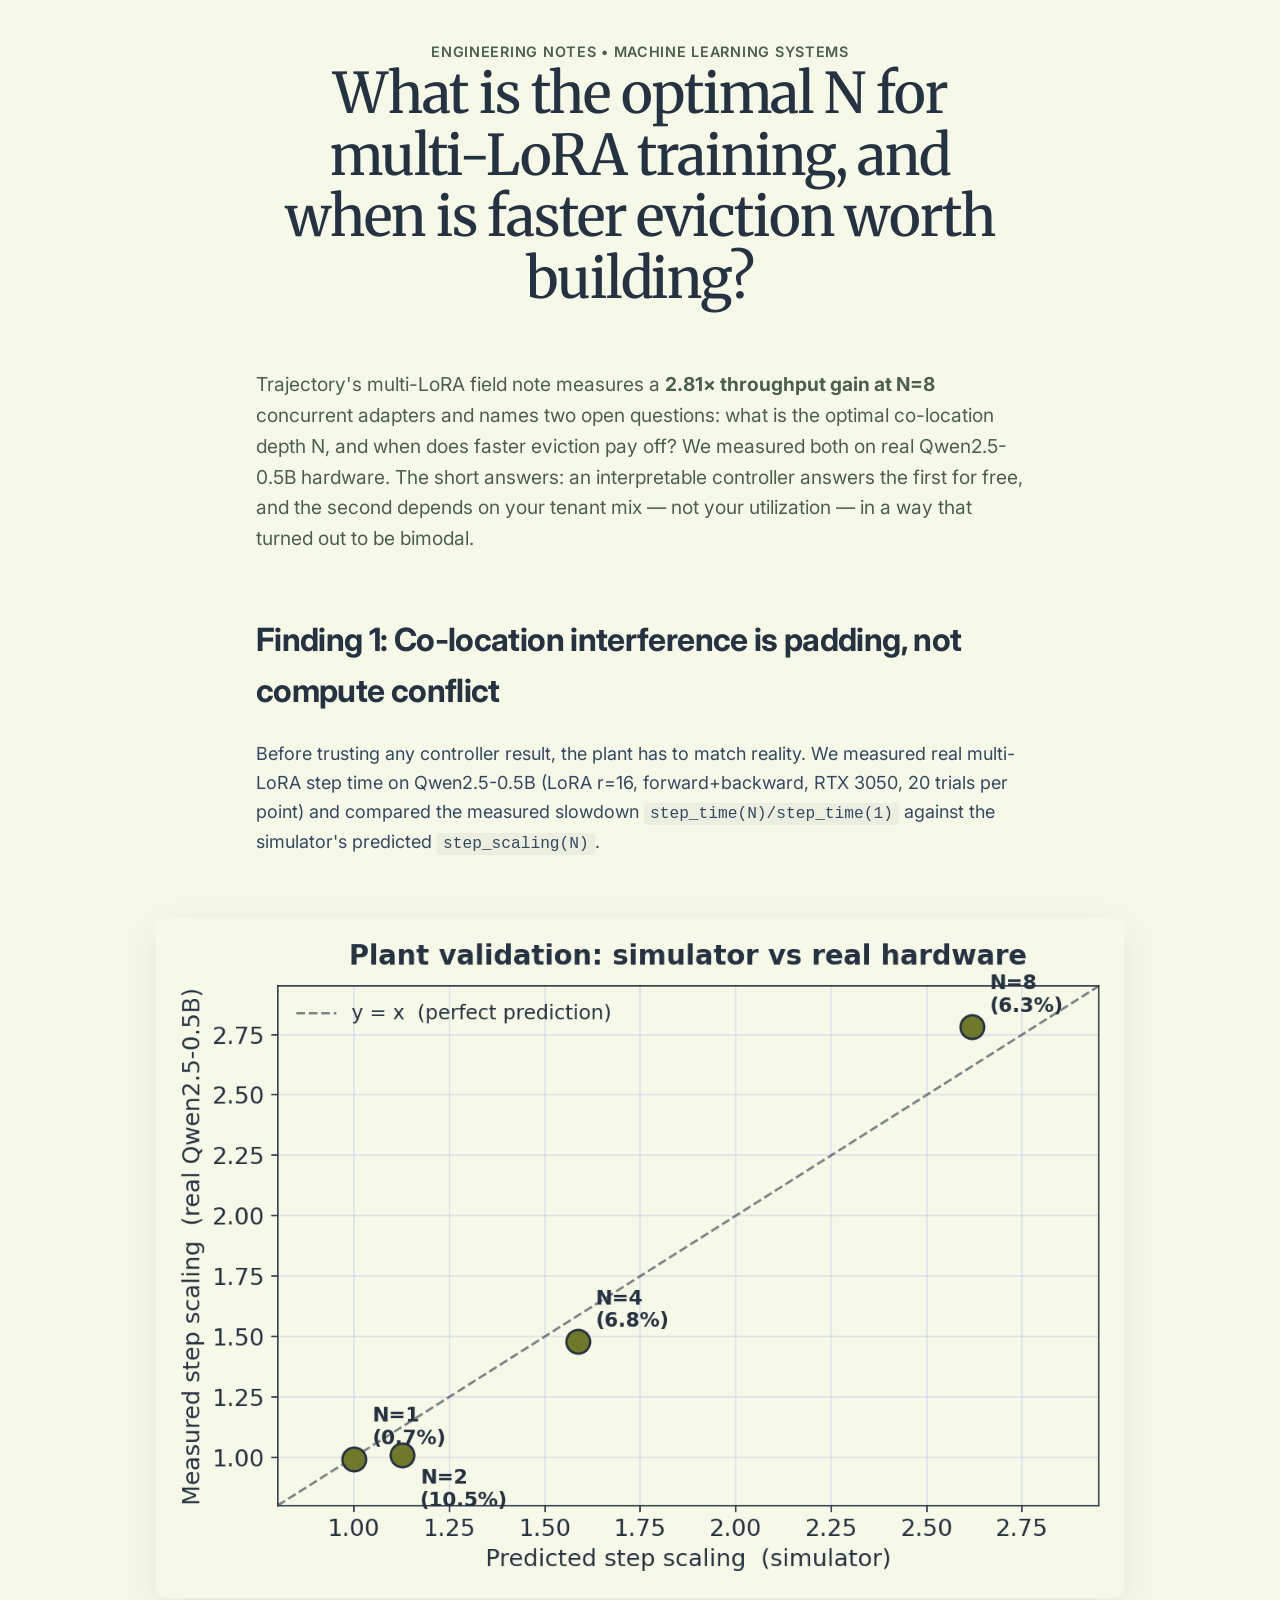
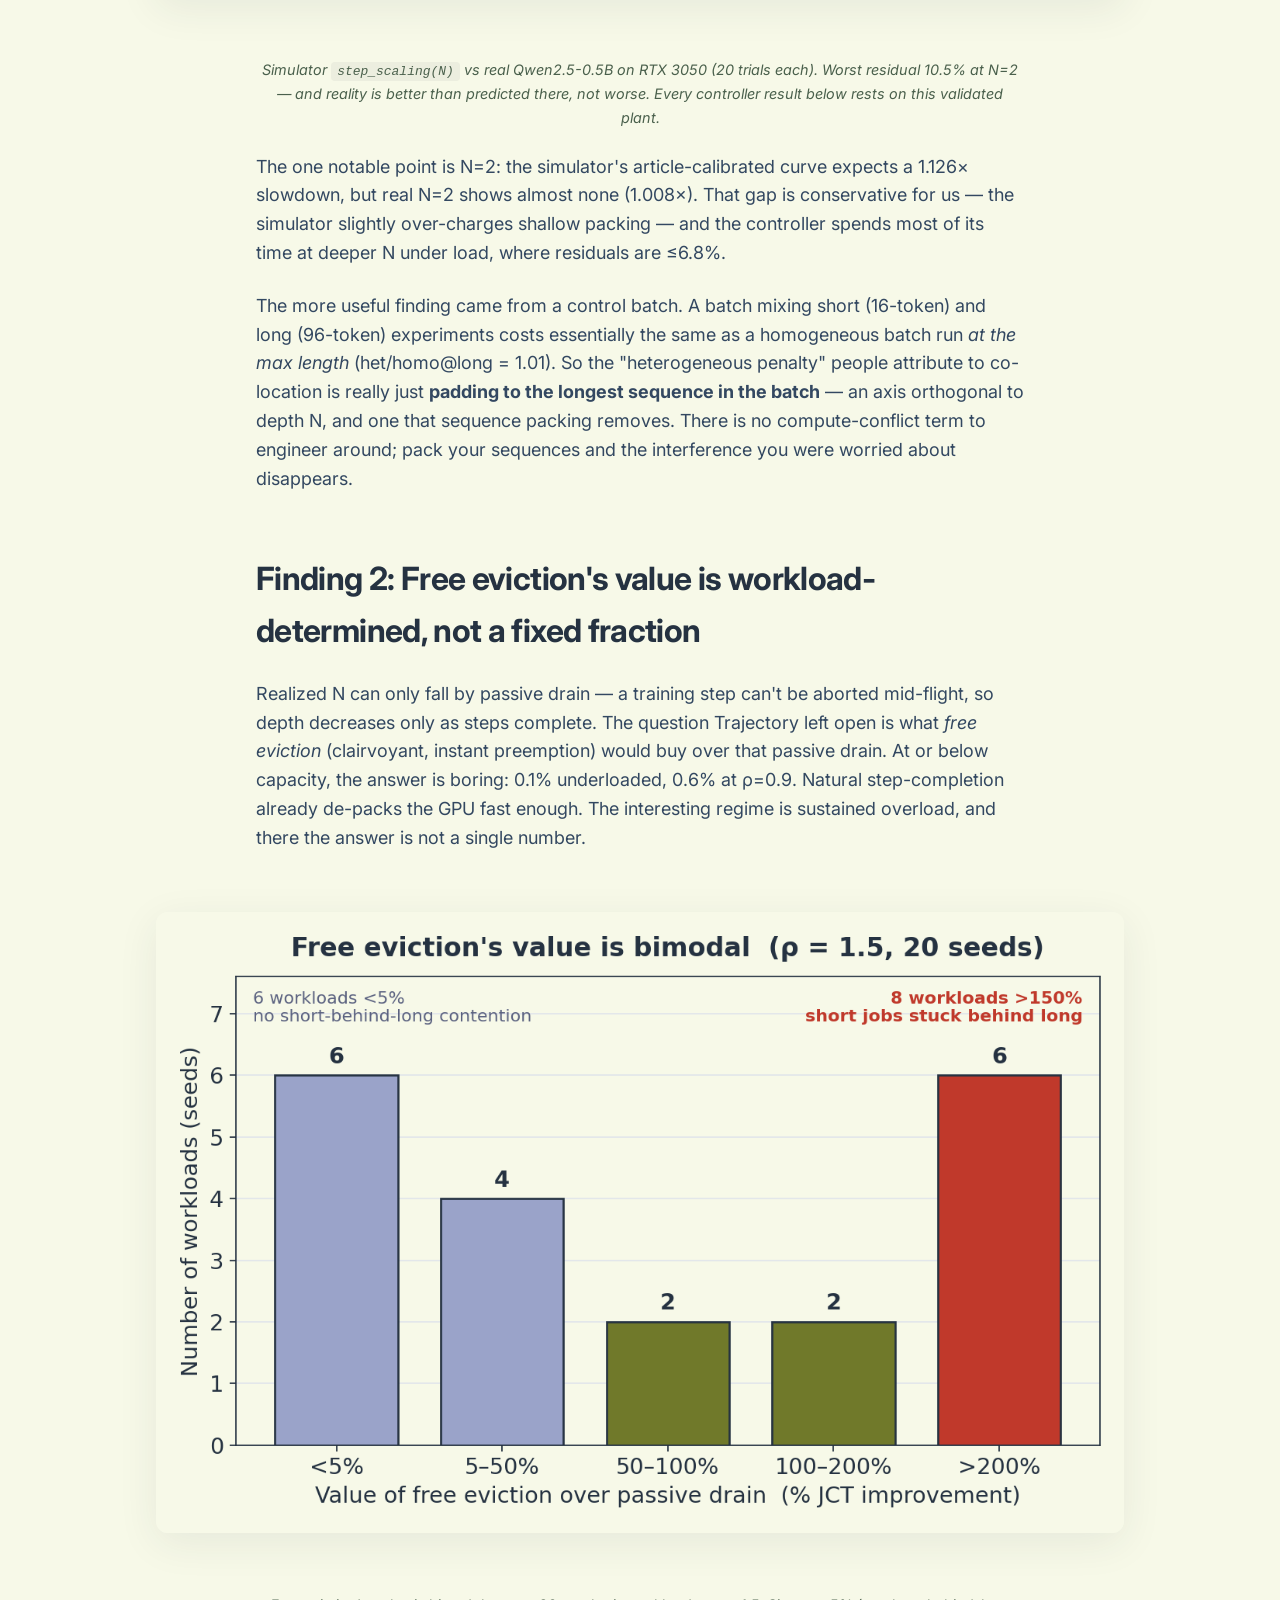
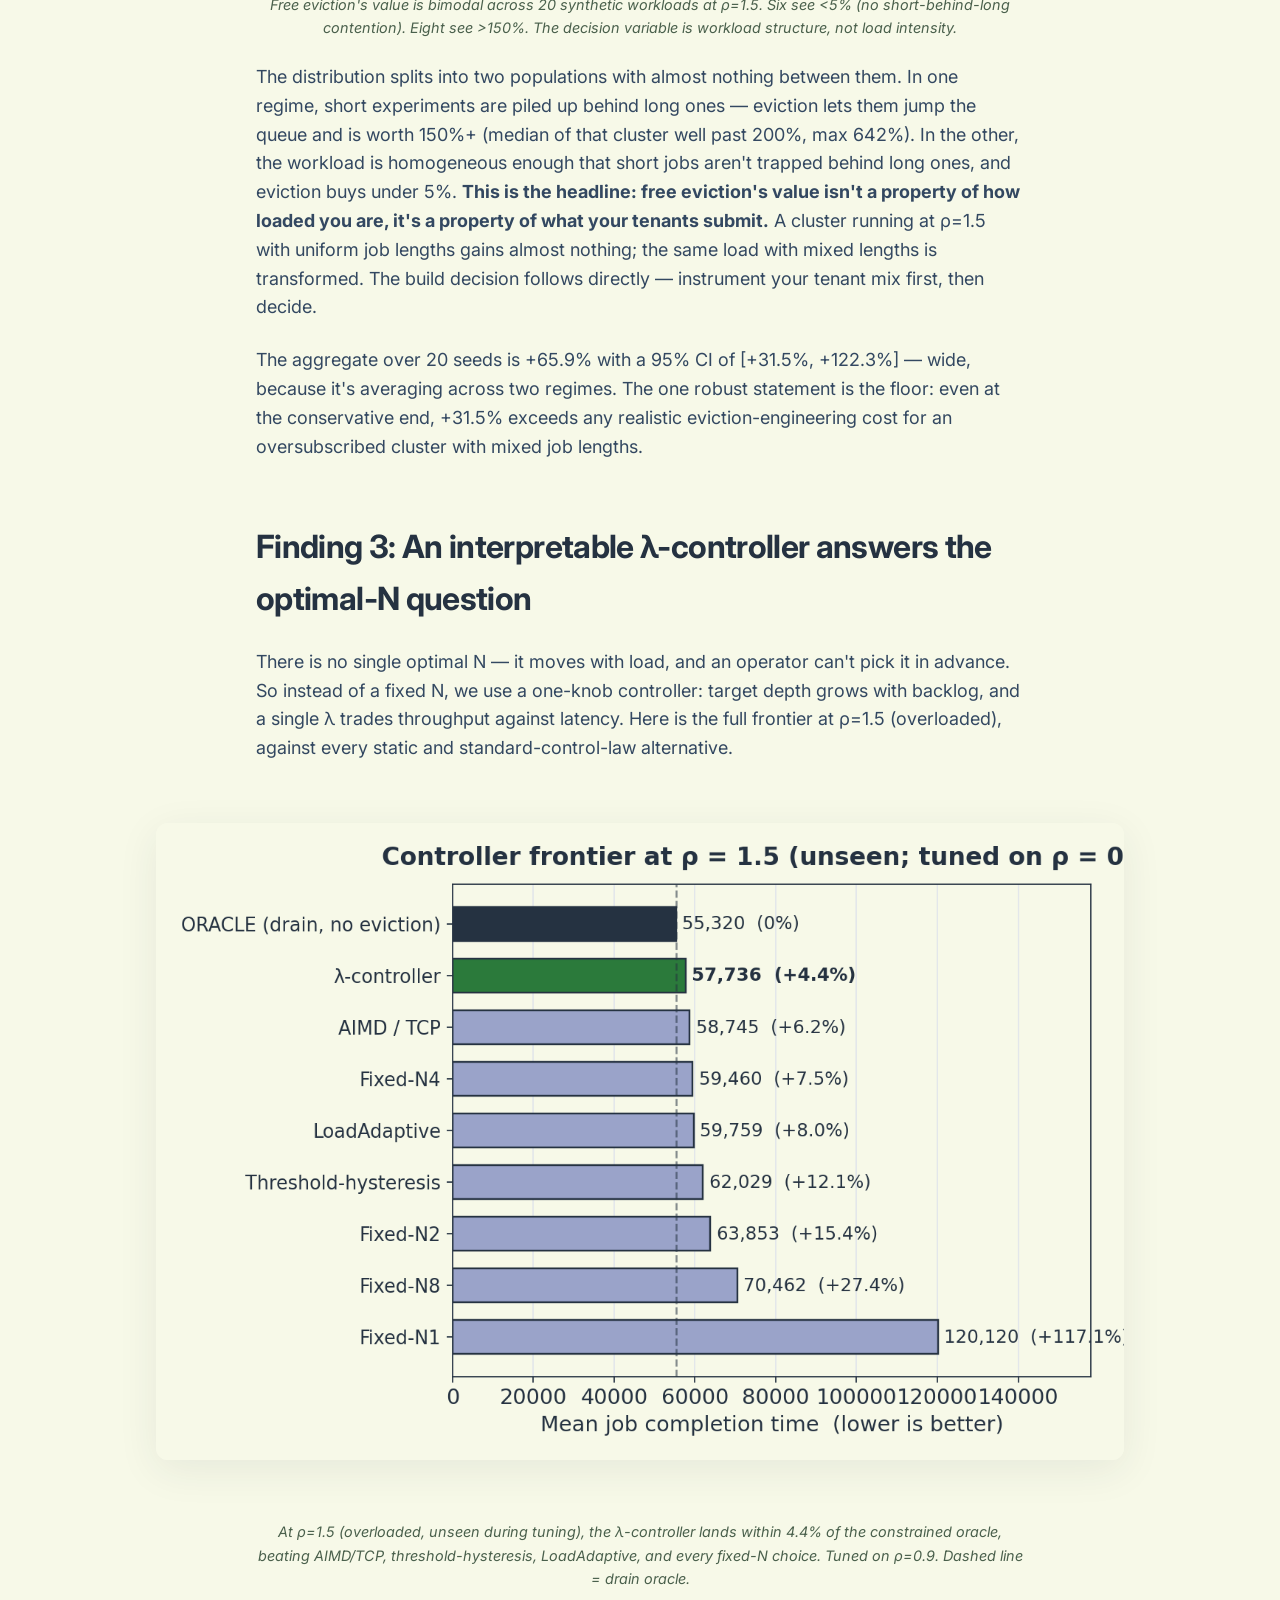
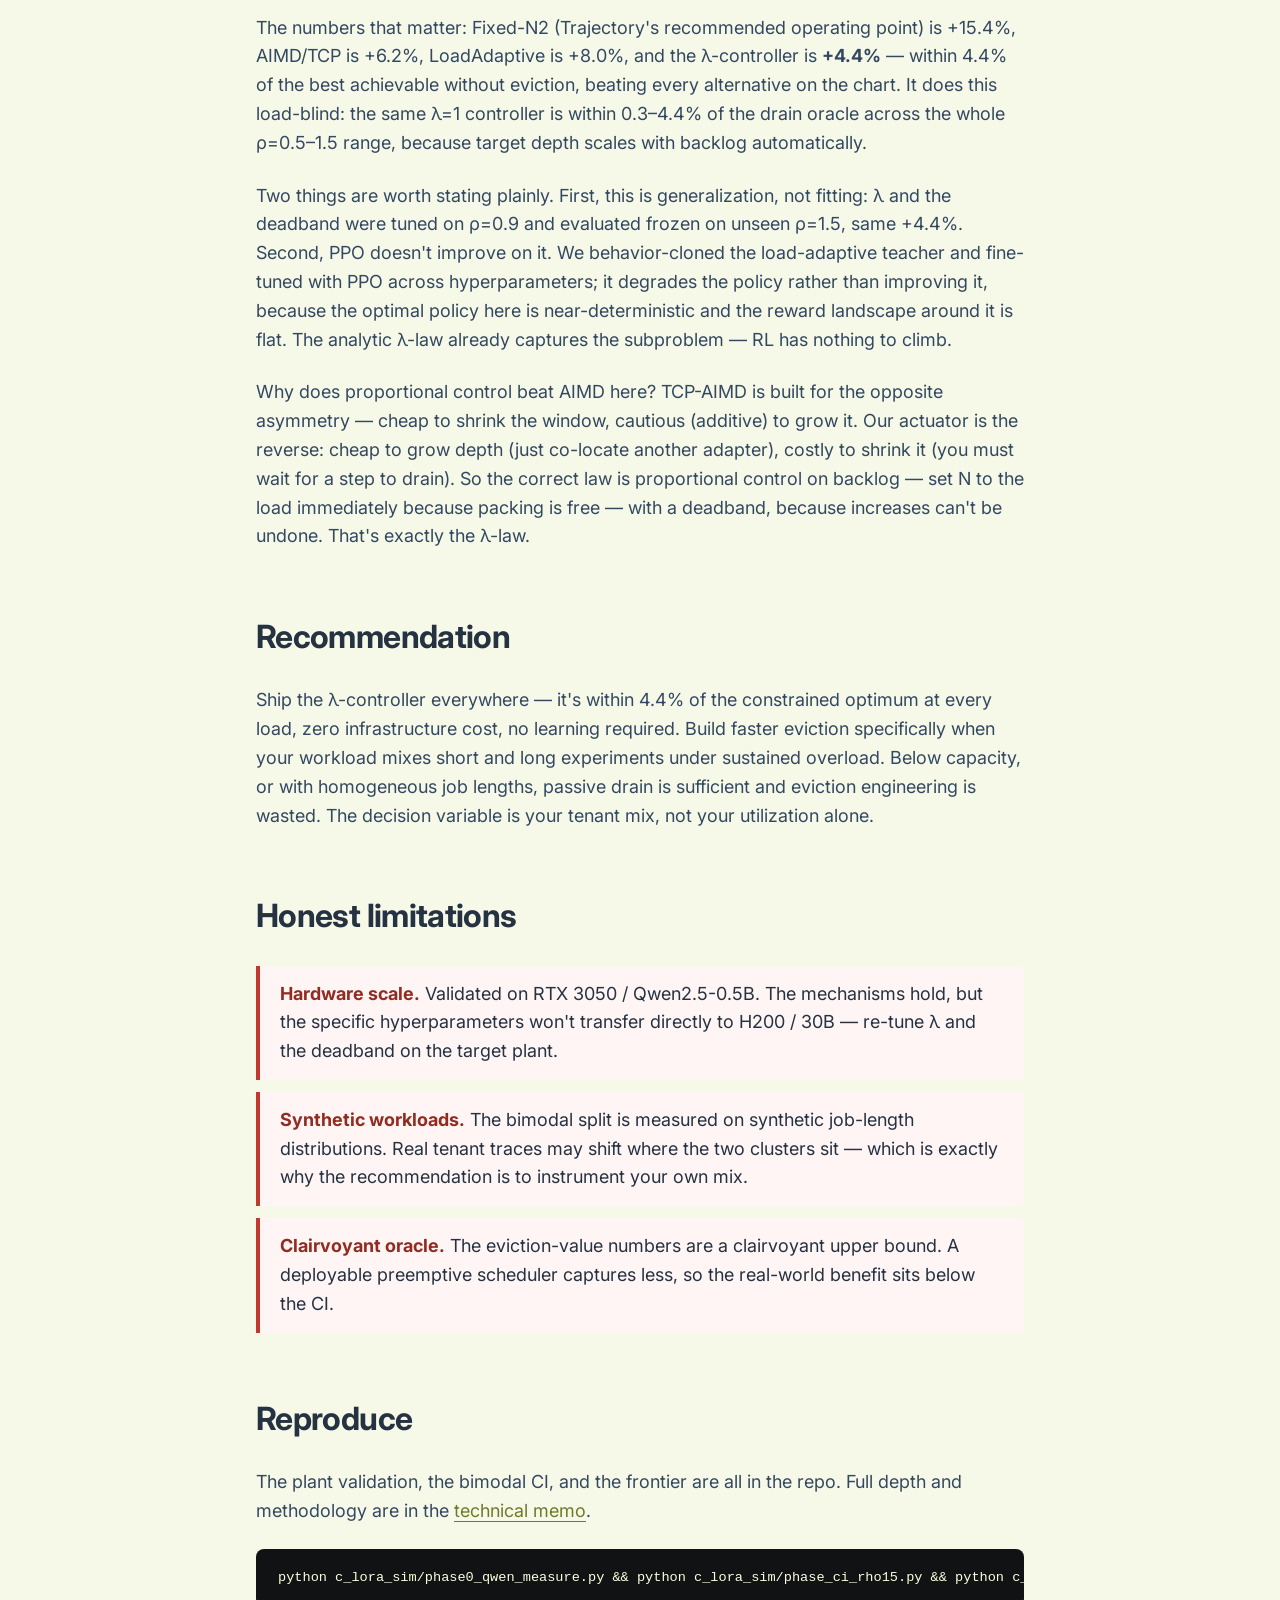
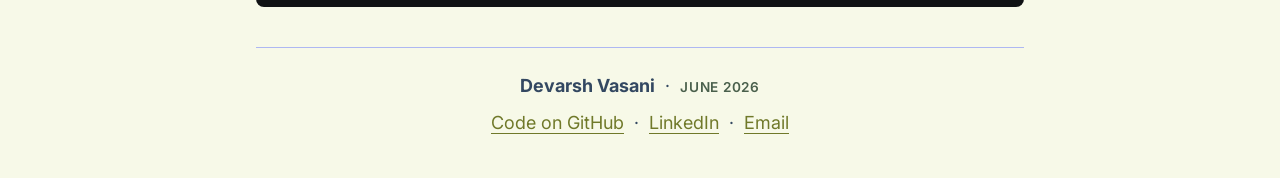
<file: index.html>
<DOCTYPE html>
<html lang="en">
<head>
    <meta charset="UTF-8">
    <meta name="viewport" content="width=device-width, initial-scale=1.0">
    <title>What is the optimal N for multi-LoRA training, and when is faster eviction worth building?</title>
    <meta name="description" content="Trajectory's multi-LoRA field note measures 2.81× throughput at N=8 and leaves two questions open: what is the optimal N, and when does faster eviction pay off? We measured both on real Qwen2.5-0.5B. An interpretable λ-controller lands within 4.4% of the constrained optimum at every load with zero infrastructure; free eviction's value is bimodal and workload-determined, not a fixed fraction.">
    <meta property="og:type" content="article">
    <meta property="og:title" content="What is the optimal N for multi-LoRA training, and when is faster eviction worth building?">
    <meta property="og:description" content="Measured on real Qwen2.5-0.5B: a zero-cost λ-controller is within 4.4% of the constrained optimum at every load, and free eviction's value is bimodal — worth 150%+ for mixed-length workloads under overload, <5% otherwise. The decision variable is your tenant mix.">
    <meta name="twitter:card" content="summary_large_image">
    <meta name="twitter:title" content="What is the optimal N for multi-LoRA training, and when is faster eviction worth building?">
    <meta name="twitter:description" content="A zero-cost λ-controller answers the optimal-N question (within 4.4% of the constrained optimum). Free eviction's value is bimodal — instrument your tenant mix before building it.">
    <!-- TODO before publishing: set og:url and twitter:image to your hosted URLs once this is live -->
    <link rel="preconnect" href="https://fonts.googleapis.com">
    <link rel="preconnect" href="https://fonts.gstatic.com" crossorigin>
    <link href="https://fonts.googleapis.com/css2?family=Inter:wght@400;500;600;700&family=Merriweather:ital,wght@0,300;0,700;1,300&display=swap" rel="stylesheet">
    <link rel="stylesheet" href="styles.css">
    <style>
        .limitation-box {
            border-left: 4px solid #c0392b;
            background: #fff5f5;
            padding: 14px 20px;
            margin: 12px 0;
            border-radius: 0 6px 6px 0;
        }
        .limitation-box strong { color: #922b21; }
    </style>
</head>
<body>
    <div class="container">
        <header>
            <div class="metadata">Engineering Notes • Machine Learning Systems</div>
            <h1>What is the optimal N for multi-LoRA training, and when is faster eviction worth building?</h1>
        </header>

        <article>
            <p style="font-size: 1.2rem; color: var(--text-secondary);">Trajectory's multi-LoRA field note measures a <strong>2.81× throughput gain at N=8</strong> concurrent adapters and names two open questions: what is the optimal co-location depth N, and when does faster eviction pay off? We measured both on real Qwen2.5-0.5B hardware. The short answers: an interpretable controller answers the first for free, and the second depends on your tenant mix — not your utilization — in a way that turned out to be bimodal.</p>

            <h2>Finding 1: Co-location interference is padding, not compute conflict</h2>
            <p>Before trusting any controller result, the plant has to match reality. We measured real multi-LoRA step time on Qwen2.5-0.5B (LoRA r=16, forward+backward, RTX 3050, 20 trials per point) and compared the measured slowdown <code>step_time(N)/step_time(1)</code> against the simulator's predicted <code>step_scaling(N)</code>.</p>

            <div class="graph-container">
                <img src="fig_validation.png" alt="Scatter of predicted vs measured step scaling for N=1,2,4,8 on real Qwen2.5-0.5B; all points near the y=x line, worst residual 10.5% at N=2" style="width:100%;border-radius:6px;">
            </div>
            <p class="caption">Simulator <code>step_scaling(N)</code> vs real Qwen2.5-0.5B on RTX 3050 (20 trials each). Worst residual 10.5% at N=2 — and reality is <em>better</em> than predicted there, not worse. Every controller result below rests on this validated plant.</p>

            <p>The one notable point is N=2: the simulator's article-calibrated curve expects a 1.126× slowdown, but real N=2 shows almost none (1.008×). That gap is conservative for us — the simulator slightly over-charges shallow packing — and the controller spends most of its time at deeper N under load, where residuals are ≤6.8%.</p>
            <p>The more useful finding came from a control batch. A batch mixing short (16-token) and long (96-token) experiments costs essentially the same as a homogeneous batch run <em>at the max length</em> (het/homo@long = 1.01). So the "heterogeneous penalty" people attribute to co-location is really just <strong>padding to the longest sequence in the batch</strong> — an axis orthogonal to depth N, and one that sequence packing removes. There is no compute-conflict term to engineer around; pack your sequences and the interference you were worried about disappears.</p>

            <h2>Finding 2: Free eviction's value is workload-determined, not a fixed fraction</h2>
            <p>Realized N can only fall by passive drain — a training step can't be aborted mid-flight, so depth decreases only as steps complete. The question Trajectory left open is what <em>free eviction</em> (clairvoyant, instant preemption) would buy over that passive drain. At or below capacity, the answer is boring: 0.1% underloaded, 0.6% at ρ=0.9. Natural step-completion already de-packs the GPU fast enough. The interesting regime is sustained overload, and there the answer is not a single number.</p>

            <div class="graph-container">
                <img src="fig_bimodal.png" alt="Histogram of free-eviction value across 20 seeds at rho=1.5; bimodal — 6 workloads under 5%, 6 workloads above 200%, with a thin middle" style="width:100%;border-radius:6px;">
            </div>
            <p class="caption">Free eviction's value is bimodal across 20 synthetic workloads at ρ=1.5. Six see &lt;5% (no short-behind-long contention). Eight see &gt;150%. The decision variable is workload structure, not load intensity.</p>

            <p>The distribution splits into two populations with almost nothing between them. In one regime, short experiments are piled up behind long ones — eviction lets them jump the queue and is worth 150%+ (median of that cluster well past 200%, max 642%). In the other, the workload is homogeneous enough that short jobs aren't trapped behind long ones, and eviction buys under 5%. <strong>This is the headline: free eviction's value isn't a property of how loaded you are, it's a property of what your tenants submit.</strong> A cluster running at ρ=1.5 with uniform job lengths gains almost nothing; the same load with mixed lengths is transformed. The build decision follows directly — instrument your tenant mix first, then decide.</p>
            <p>The aggregate over 20 seeds is +65.9% with a 95% CI of [+31.5%, +122.3%] — wide, because it's averaging across two regimes. The one robust statement is the floor: even at the conservative end, +31.5% exceeds any realistic eviction-engineering cost for an oversubscribed cluster with mixed job lengths.</p>

            <h2>Finding 3: An interpretable λ-controller answers the optimal-N question</h2>
            <p>There is no single optimal N — it moves with load, and an operator can't pick it in advance. So instead of a fixed N, we use a one-knob controller: target depth grows with backlog, and a single λ trades throughput against latency. Here is the full frontier at ρ=1.5 (overloaded), against every static and standard-control-law alternative.</p>

            <div class="graph-container">
                <img src="fig_frontier.png" alt="Horizontal bar chart of mean JCT at rho=1.5: oracle 55320, lambda-controller 57736 (+4.4%), AIMD +6.2%, Fixed-N4 +7.5%, LoadAdaptive +8.0%, threshold-hysteresis +12.1%, Fixed-N2 +15.4%, Fixed-N8 +27.4%, Fixed-N1 +117%" style="width:100%;border-radius:6px;">
            </div>
            <p class="caption">At ρ=1.5 (overloaded, unseen during tuning), the λ-controller lands within 4.4% of the constrained oracle, beating AIMD/TCP, threshold-hysteresis, LoadAdaptive, and every fixed-N choice. Tuned on ρ=0.9. Dashed line = drain oracle.</p>

            <p>The numbers that matter: Fixed-N2 (Trajectory's recommended operating point) is +15.4%, AIMD/TCP is +6.2%, LoadAdaptive is +8.0%, and the λ-controller is <strong>+4.4%</strong> — within 4.4% of the best achievable without eviction, beating every alternative on the chart. It does this load-blind: the same λ=1 controller is within 0.3–4.4% of the drain oracle across the whole ρ=0.5–1.5 range, because target depth scales with backlog automatically.</p>
            <p>Two things are worth stating plainly. First, this is generalization, not fitting: λ and the deadband were tuned on ρ=0.9 and evaluated frozen on unseen ρ=1.5, same +4.4%. Second, PPO doesn't improve on it. We behavior-cloned the load-adaptive teacher and fine-tuned with PPO across hyperparameters; it degrades the policy rather than improving it, because the optimal policy here is near-deterministic and the reward landscape around it is flat. The analytic λ-law already captures the subproblem — RL has nothing to climb.</p>
            <p>Why does proportional control beat AIMD here? TCP-AIMD is built for the opposite asymmetry — cheap to shrink the window, cautious (additive) to grow it. Our actuator is the reverse: cheap to grow depth (just co-locate another adapter), costly to shrink it (you must wait for a step to drain). So the correct law is proportional control on backlog — set N to the load immediately because packing is free — with a deadband, because increases can't be undone. That's exactly the λ-law.</p>

            <h2>Recommendation</h2>
            <p>Ship the λ-controller everywhere — it's within 4.4% of the constrained optimum at every load, zero infrastructure cost, no learning required. Build faster eviction specifically when your workload mixes short and long experiments under sustained overload. Below capacity, or with homogeneous job lengths, passive drain is sufficient and eviction engineering is wasted. The decision variable is your tenant mix, not your utilization alone.</p>

            <h2>Honest limitations</h2>
            <div class="limitation-box"><strong>Hardware scale.</strong> Validated on RTX 3050 / Qwen2.5-0.5B. The mechanisms hold, but the specific hyperparameters won't transfer directly to H200 / 30B — re-tune λ and the deadband on the target plant.</div>
            <div class="limitation-box"><strong>Synthetic workloads.</strong> The bimodal split is measured on synthetic job-length distributions. Real tenant traces may shift where the two clusters sit — which is exactly why the recommendation is to instrument your own mix.</div>
            <div class="limitation-box"><strong>Clairvoyant oracle.</strong> The eviction-value numbers are a clairvoyant upper bound. A deployable preemptive scheduler captures less, so the real-world benefit sits below the CI.</div>

            <h2>Reproduce</h2>
            <p>The plant validation, the bimodal CI, and the frontier are all in the repo. Full depth and methodology are in the <a href="https://github.com/DevarshVasani/enhanced-multilora/blob/master/c_lora_sim/MEMO.md">technical memo</a>.</p>
            <div class="arch-box" style="background:#101214;color:#fbffdc;border-radius:8px;padding:18px 22px;font-family:'Courier New',monospace;font-size:0.85rem;white-space:pre;overflow-x:auto;">python c_lora_sim/phase0_qwen_measure.py && python c_lora_sim/phase_ci_rho15.py && python c_lora_sim/phase_frontier_rho15.py</div>

            <div style="text-align: center; margin-top: 40px; padding-top: 24px; border-top: 1px solid var(--border-color);">
                <p style="margin-bottom: 8px;"><strong>Devarsh Vasani</strong> &nbsp;·&nbsp; <span class="metadata" style="font-size: 0.85rem;">June 2026</span></p>
                <p style="margin-bottom: 0;">
                    <a href="https://github.com/DevarshVasani/enhanced-multilora">Code on GitHub</a> &nbsp;·&nbsp;
                    <a href="https://www.linkedin.com/in/devarshvasani">LinkedIn</a> &nbsp;·&nbsp;
                    <a href="mailto:vasanidevarsh@gmail.com">Email</a>
                </p>
            </div>

        </article>
    </div>
</body>
</html>
</file>
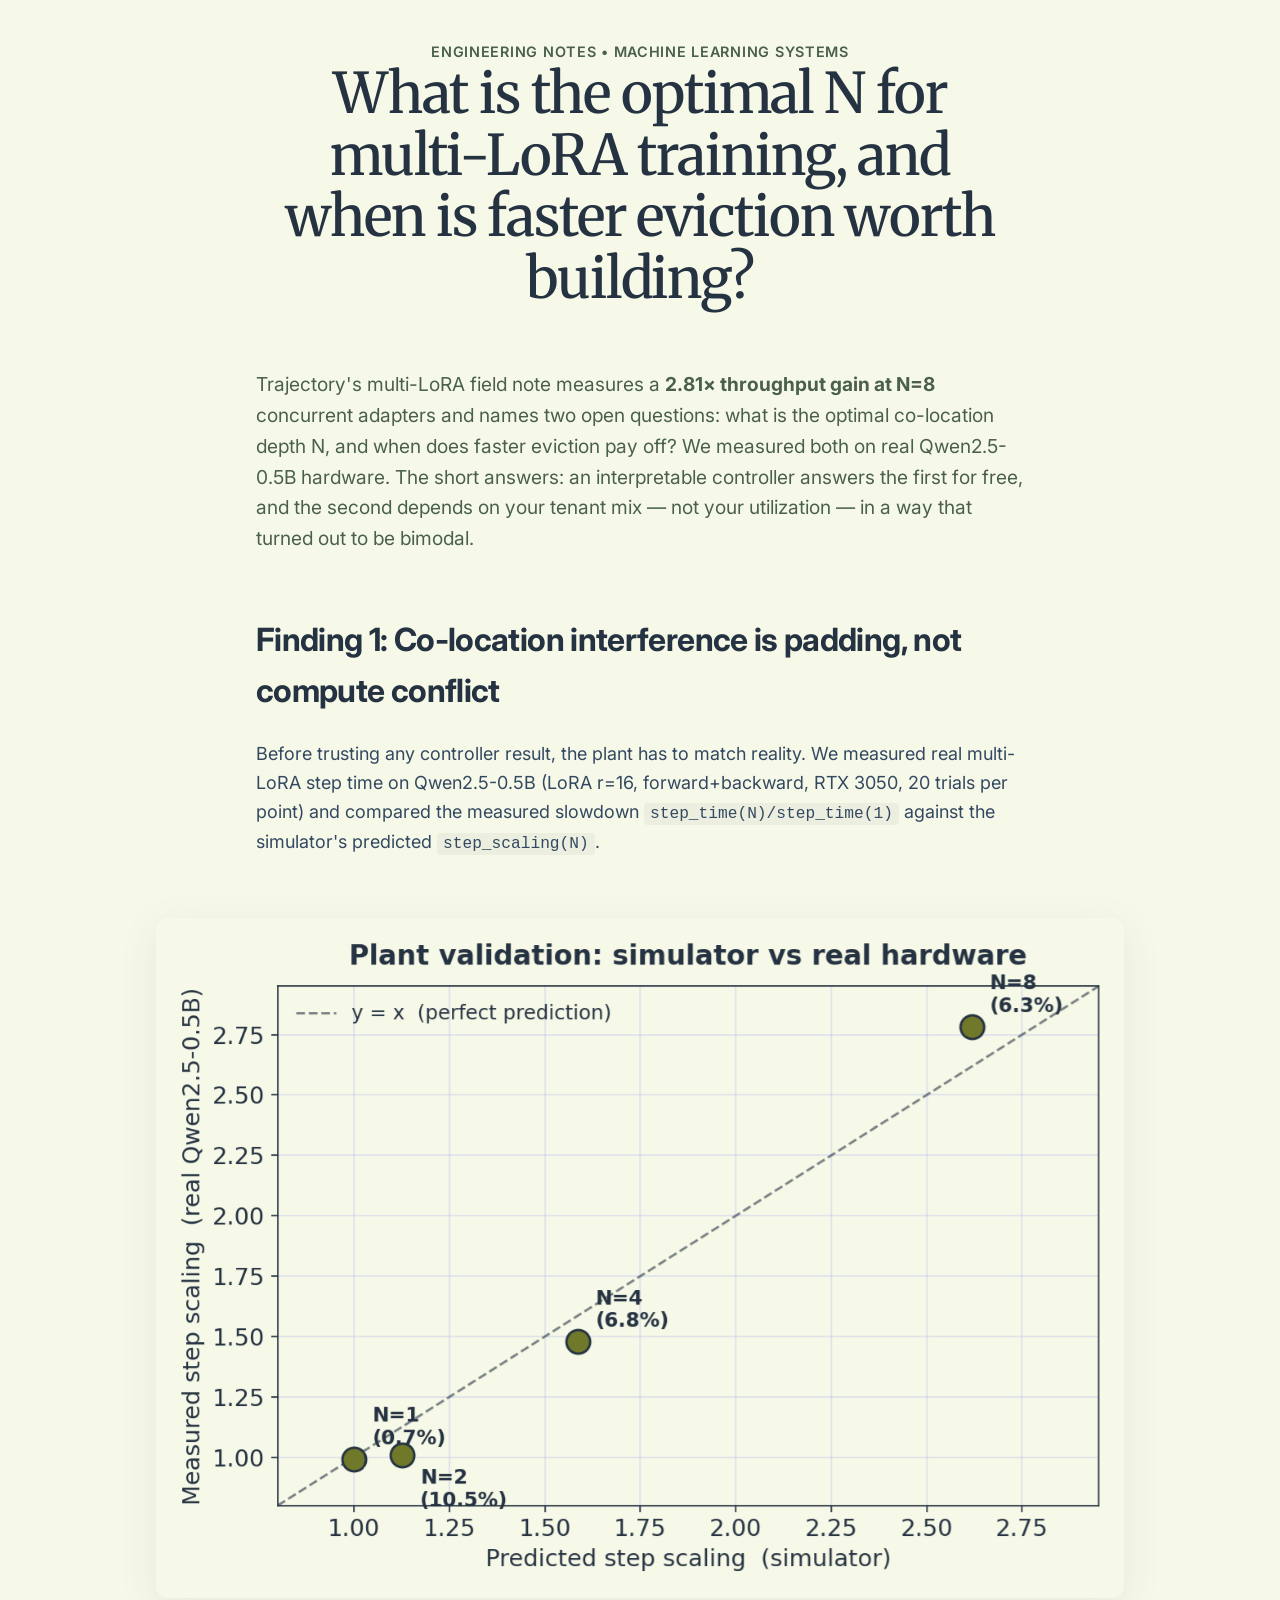
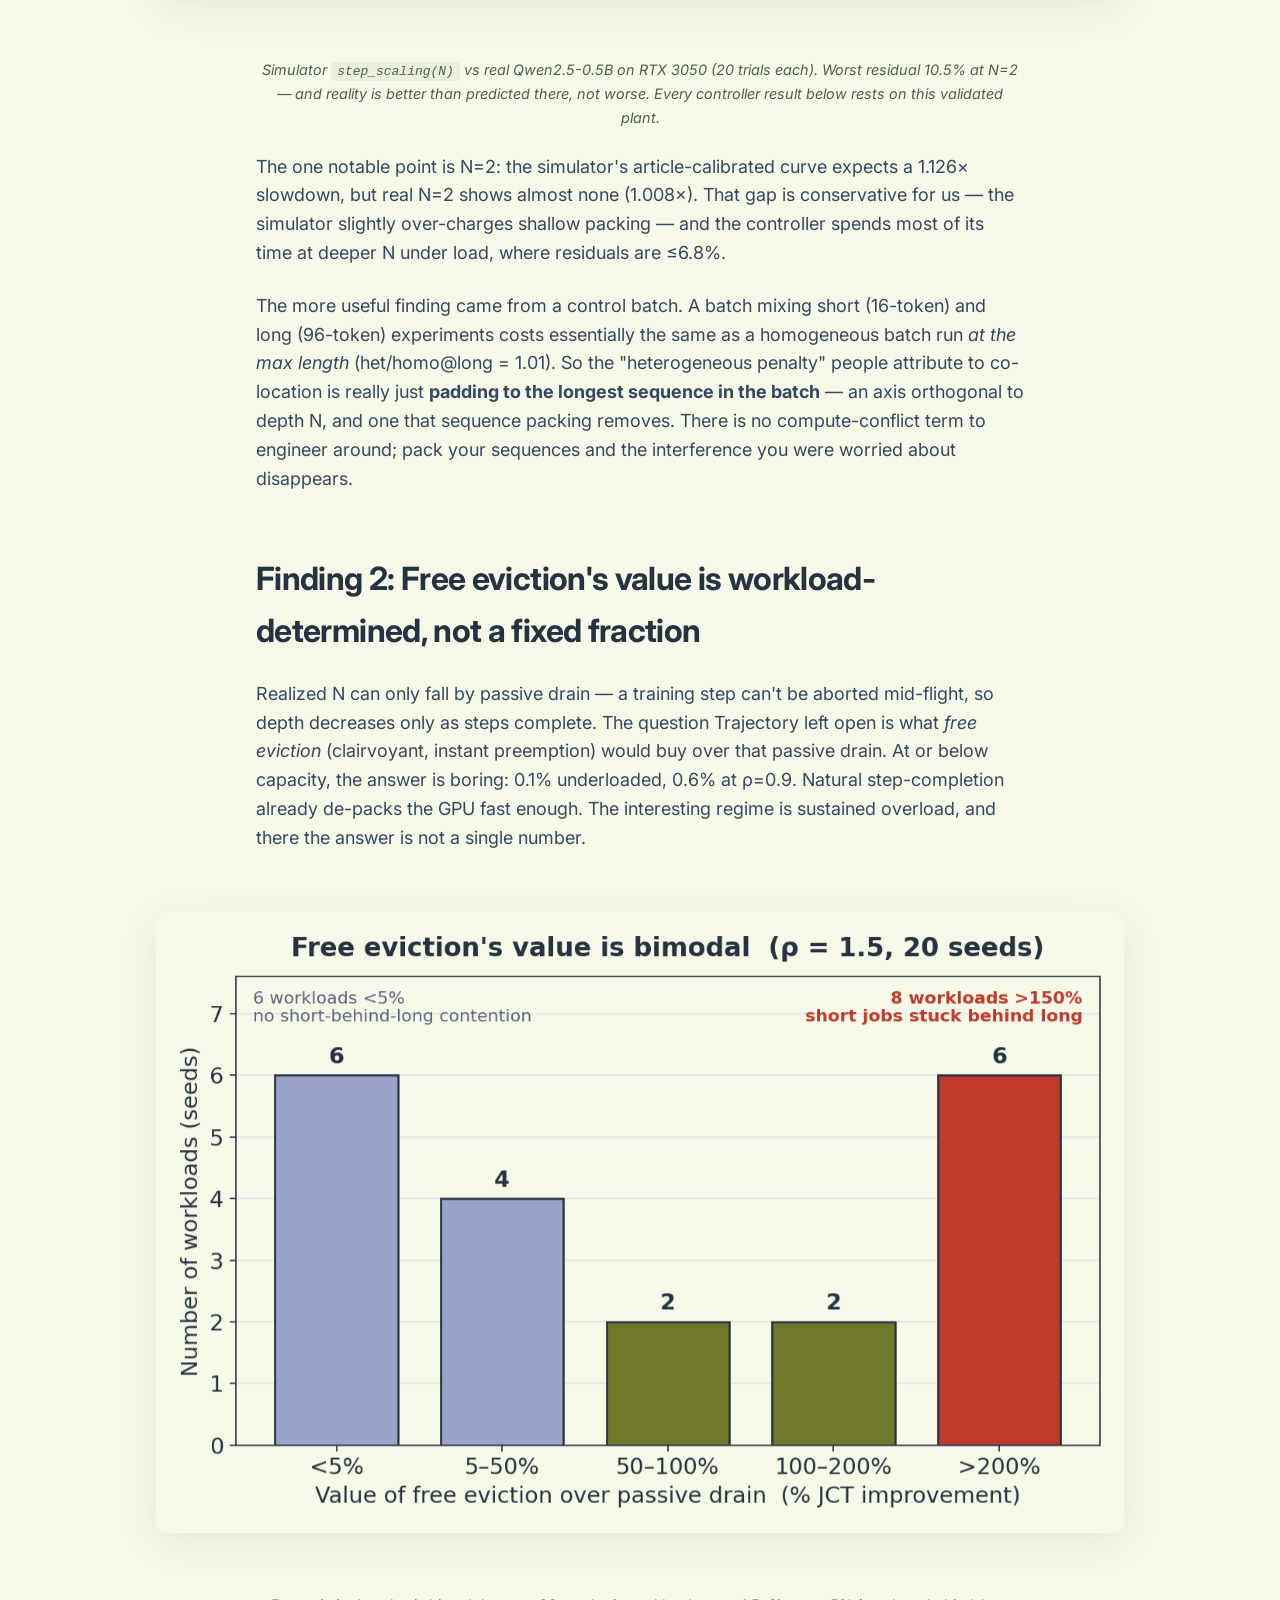
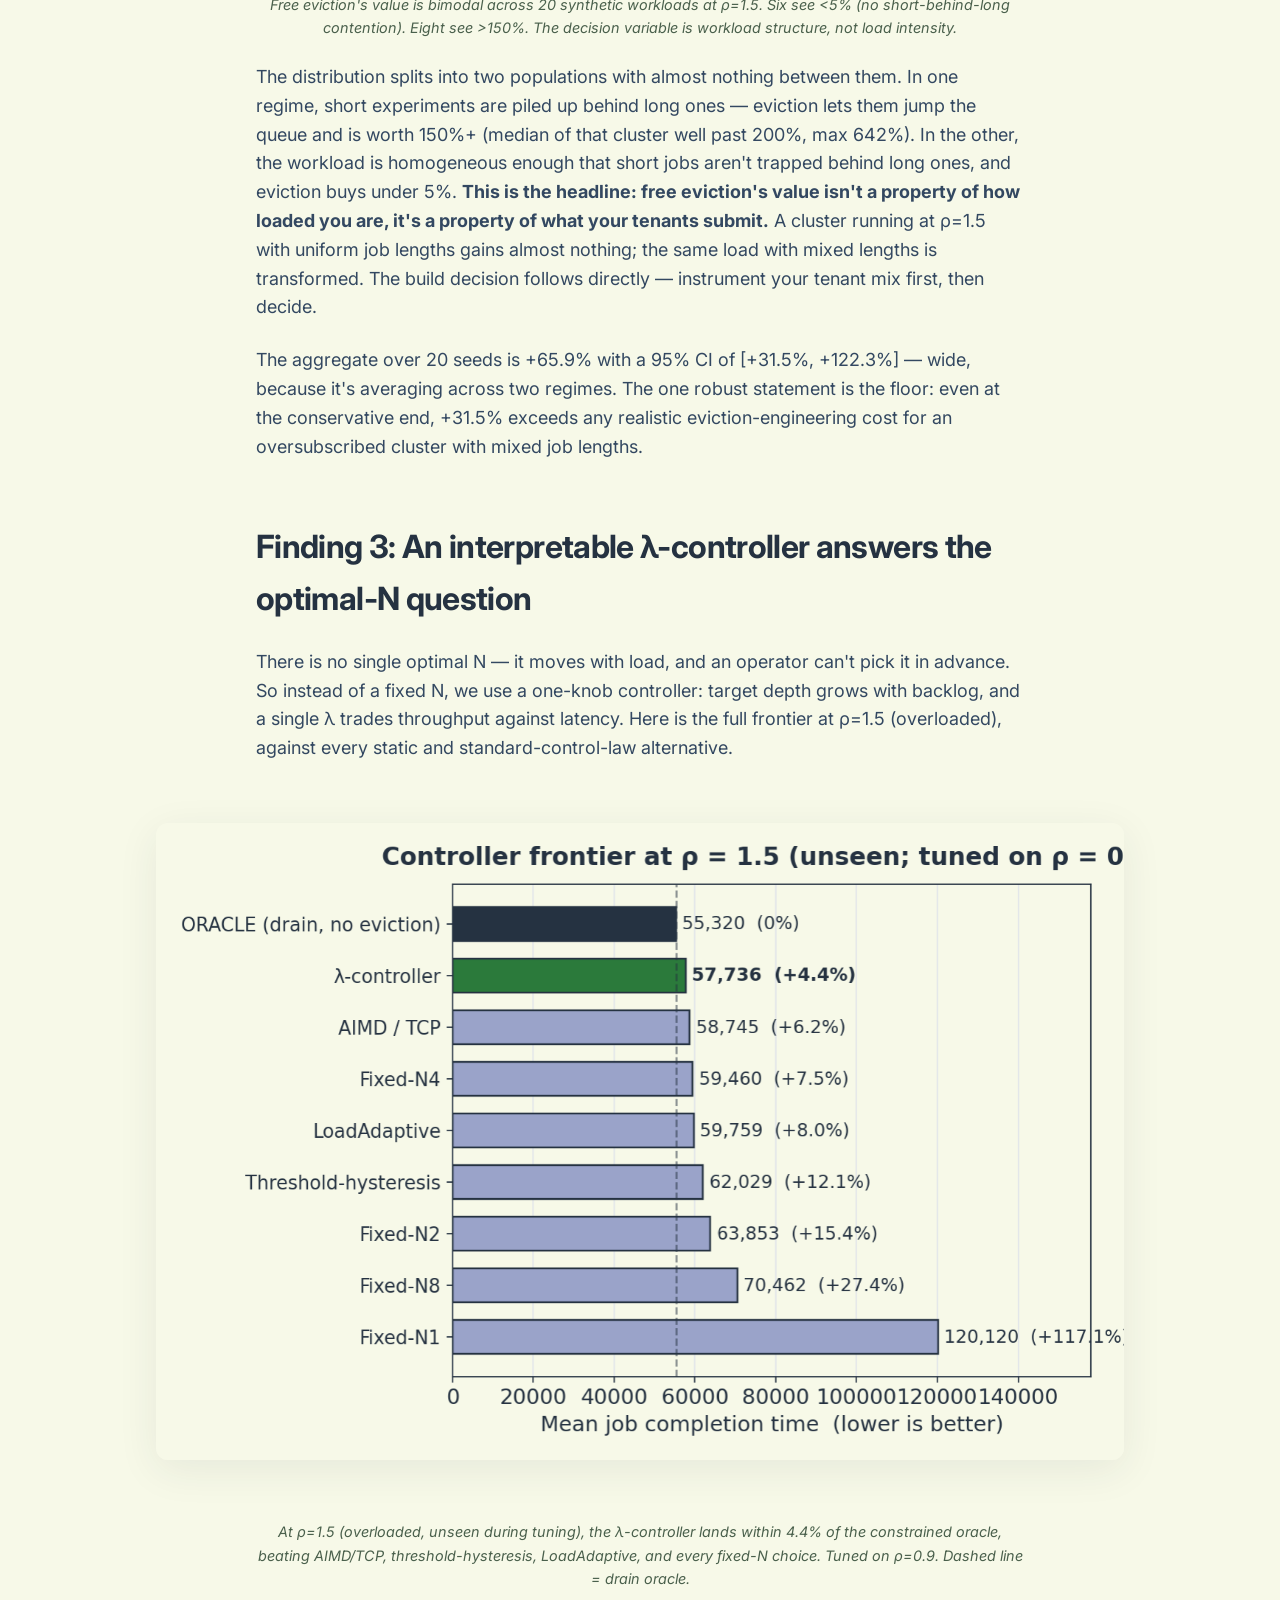
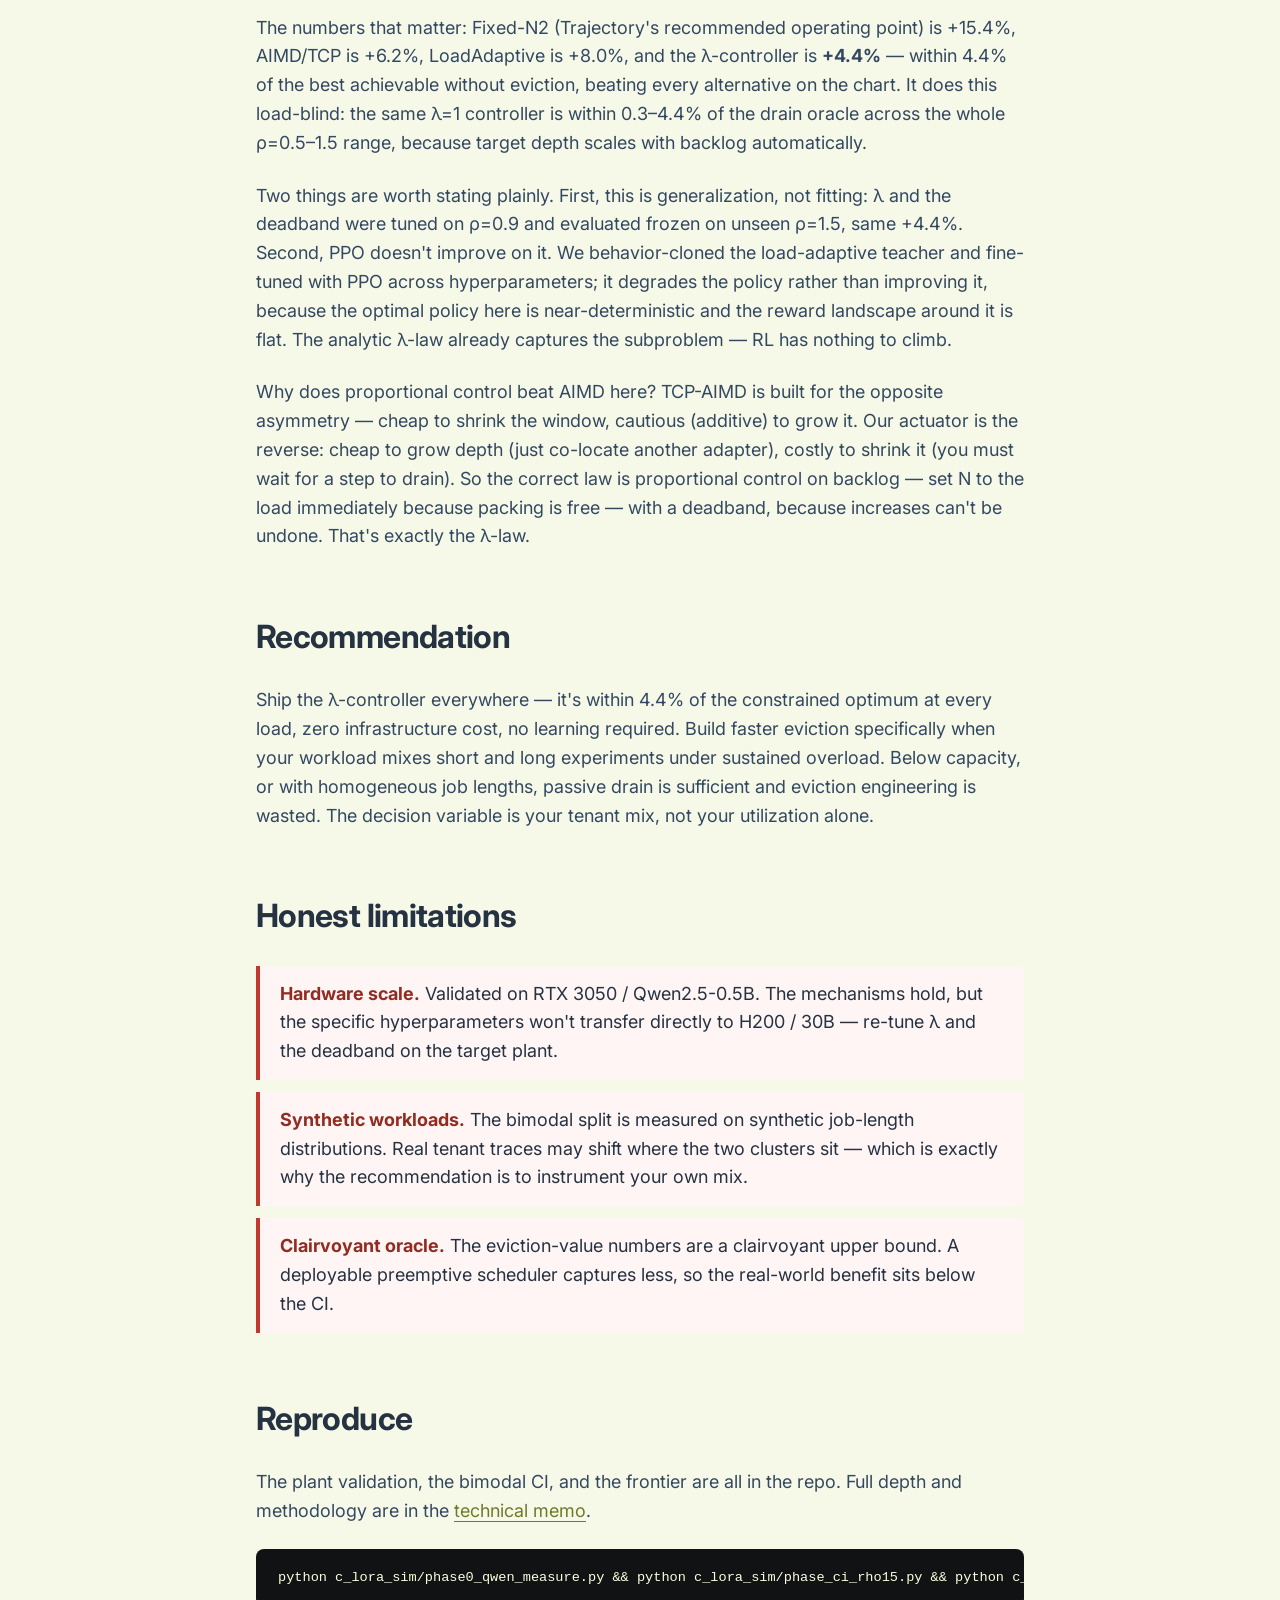
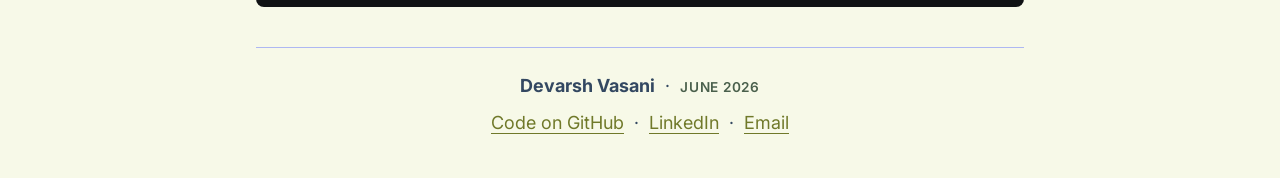
<file: blog/index.html>
<!DOCTYPE html>
<html lang="en">
<head>
    <meta charset="UTF-8">
    <meta name="viewport" content="width=device-width, initial-scale=1.0">
    <title>What is the optimal N for multi-LoRA training, and when is faster eviction worth building?</title>
    <meta name="description" content="Trajectory's multi-LoRA field note measures 2.81× throughput at N=8 and leaves two questions open: what is the optimal N, and when does faster eviction pay off? We measured both on real Qwen2.5-0.5B. An interpretable λ-controller lands within 4.4% of the constrained optimum at every load with zero infrastructure; free eviction's value is bimodal and workload-determined, not a fixed fraction.">
    <meta property="og:type" content="article">
    <meta property="og:title" content="What is the optimal N for multi-LoRA training, and when is faster eviction worth building?">
    <meta property="og:description" content="Measured on real Qwen2.5-0.5B: a zero-cost λ-controller is within 4.4% of the constrained optimum at every load, and free eviction's value is bimodal — worth 150%+ for mixed-length workloads under overload, <5% otherwise. The decision variable is your tenant mix.">
    <meta name="twitter:card" content="summary_large_image">
    <meta name="twitter:title" content="What is the optimal N for multi-LoRA training, and when is faster eviction worth building?">
    <meta name="twitter:description" content="A zero-cost λ-controller answers the optimal-N question (within 4.4% of the constrained optimum). Free eviction's value is bimodal — instrument your tenant mix before building it.">
    <!-- TODO before publishing: set og:url and twitter:image to your hosted URLs once this is live -->
    <link rel="preconnect" href="https://fonts.googleapis.com">
    <link rel="preconnect" href="https://fonts.gstatic.com" crossorigin>
    <link href="https://fonts.googleapis.com/css2?family=Inter:wght@400;500;600;700&family=Merriweather:ital,wght@0,300;0,700;1,300&display=swap" rel="stylesheet">
    <link rel="stylesheet" href="styles.css">
    <style>
        .limitation-box {
            border-left: 4px solid #c0392b;
            background: #fff5f5;
            padding: 14px 20px;
            margin: 12px 0;
            border-radius: 0 6px 6px 0;
        }
        .limitation-box strong { color: #922b21; }
    </style>
</head>
<body>
    <div class="container">
        <header>
            <div class="metadata">Engineering Notes • Machine Learning Systems</div>
            <h1>What is the optimal N for multi-LoRA training, and when is faster eviction worth building?</h1>
        </header>

        <article>
            <p style="font-size: 1.2rem; color: var(--text-secondary);">Trajectory's multi-LoRA field note measures a <strong>2.81× throughput gain at N=8</strong> concurrent adapters and names two open questions: what is the optimal co-location depth N, and when does faster eviction pay off? We measured both on real Qwen2.5-0.5B hardware. The short answers: an interpretable controller answers the first for free, and the second depends on your tenant mix — not your utilization — in a way that turned out to be bimodal.</p>

            <h2>Finding 1: Co-location interference is padding, not compute conflict</h2>
            <p>Before trusting any controller result, the plant has to match reality. We measured real multi-LoRA step time on Qwen2.5-0.5B (LoRA r=16, forward+backward, RTX 3050, 20 trials per point) and compared the measured slowdown <code>step_time(N)/step_time(1)</code> against the simulator's predicted <code>step_scaling(N)</code>.</p>

            <div class="graph-container">
                <img src="fig_validation.png" alt="Scatter of predicted vs measured step scaling for N=1,2,4,8 on real Qwen2.5-0.5B; all points near the y=x line, worst residual 10.5% at N=2" style="width:100%;border-radius:6px;">
            </div>
            <p class="caption">Simulator <code>step_scaling(N)</code> vs real Qwen2.5-0.5B on RTX 3050 (20 trials each). Worst residual 10.5% at N=2 — and reality is <em>better</em> than predicted there, not worse. Every controller result below rests on this validated plant.</p>

            <p>The one notable point is N=2: the simulator's article-calibrated curve expects a 1.126× slowdown, but real N=2 shows almost none (1.008×). That gap is conservative for us — the simulator slightly over-charges shallow packing — and the controller spends most of its time at deeper N under load, where residuals are ≤6.8%.</p>
            <p>The more useful finding came from a control batch. A batch mixing short (16-token) and long (96-token) experiments costs essentially the same as a homogeneous batch run <em>at the max length</em> (het/homo@long = 1.01). So the "heterogeneous penalty" people attribute to co-location is really just <strong>padding to the longest sequence in the batch</strong> — an axis orthogonal to depth N, and one that sequence packing removes. There is no compute-conflict term to engineer around; pack your sequences and the interference you were worried about disappears.</p>

            <h2>Finding 2: Free eviction's value is workload-determined, not a fixed fraction</h2>
            <p>Realized N can only fall by passive drain — a training step can't be aborted mid-flight, so depth decreases only as steps complete. The question Trajectory left open is what <em>free eviction</em> (clairvoyant, instant preemption) would buy over that passive drain. At or below capacity, the answer is boring: 0.1% underloaded, 0.6% at ρ=0.9. Natural step-completion already de-packs the GPU fast enough. The interesting regime is sustained overload, and there the answer is not a single number.</p>

            <div class="graph-container">
                <img src="fig_bimodal.png" alt="Histogram of free-eviction value across 20 seeds at rho=1.5; bimodal — 6 workloads under 5%, 6 workloads above 200%, with a thin middle" style="width:100%;border-radius:6px;">
            </div>
            <p class="caption">Free eviction's value is bimodal across 20 synthetic workloads at ρ=1.5. Six see &lt;5% (no short-behind-long contention). Eight see &gt;150%. The decision variable is workload structure, not load intensity.</p>

            <p>The distribution splits into two populations with almost nothing between them. In one regime, short experiments are piled up behind long ones — eviction lets them jump the queue and is worth 150%+ (median of that cluster well past 200%, max 642%). In the other, the workload is homogeneous enough that short jobs aren't trapped behind long ones, and eviction buys under 5%. <strong>This is the headline: free eviction's value isn't a property of how loaded you are, it's a property of what your tenants submit.</strong> A cluster running at ρ=1.5 with uniform job lengths gains almost nothing; the same load with mixed lengths is transformed. The build decision follows directly — instrument your tenant mix first, then decide.</p>
            <p>The aggregate over 20 seeds is +65.9% with a 95% CI of [+31.5%, +122.3%] — wide, because it's averaging across two regimes. The one robust statement is the floor: even at the conservative end, +31.5% exceeds any realistic eviction-engineering cost for an oversubscribed cluster with mixed job lengths.</p>

            <h2>Finding 3: An interpretable λ-controller answers the optimal-N question</h2>
            <p>There is no single optimal N — it moves with load, and an operator can't pick it in advance. So instead of a fixed N, we use a one-knob controller: target depth grows with backlog, and a single λ trades throughput against latency. Here is the full frontier at ρ=1.5 (overloaded), against every static and standard-control-law alternative.</p>

            <div class="graph-container">
                <img src="fig_frontier.png" alt="Horizontal bar chart of mean JCT at rho=1.5: oracle 55320, lambda-controller 57736 (+4.4%), AIMD +6.2%, Fixed-N4 +7.5%, LoadAdaptive +8.0%, threshold-hysteresis +12.1%, Fixed-N2 +15.4%, Fixed-N8 +27.4%, Fixed-N1 +117%" style="width:100%;border-radius:6px;">
            </div>
            <p class="caption">At ρ=1.5 (overloaded, unseen during tuning), the λ-controller lands within 4.4% of the constrained oracle, beating AIMD/TCP, threshold-hysteresis, LoadAdaptive, and every fixed-N choice. Tuned on ρ=0.9. Dashed line = drain oracle.</p>

            <p>The numbers that matter: Fixed-N2 (Trajectory's recommended operating point) is +15.4%, AIMD/TCP is +6.2%, LoadAdaptive is +8.0%, and the λ-controller is <strong>+4.4%</strong> — within 4.4% of the best achievable without eviction, beating every alternative on the chart. It does this load-blind: the same λ=1 controller is within 0.3–4.4% of the drain oracle across the whole ρ=0.5–1.5 range, because target depth scales with backlog automatically.</p>
            <p>Two things are worth stating plainly. First, this is generalization, not fitting: λ and the deadband were tuned on ρ=0.9 and evaluated frozen on unseen ρ=1.5, same +4.4%. Second, PPO doesn't improve on it. We behavior-cloned the load-adaptive teacher and fine-tuned with PPO across hyperparameters; it degrades the policy rather than improving it, because the optimal policy here is near-deterministic and the reward landscape around it is flat. The analytic λ-law already captures the subproblem — RL has nothing to climb.</p>
            <p>Why does proportional control beat AIMD here? TCP-AIMD is built for the opposite asymmetry — cheap to shrink the window, cautious (additive) to grow it. Our actuator is the reverse: cheap to grow depth (just co-locate another adapter), costly to shrink it (you must wait for a step to drain). So the correct law is proportional control on backlog — set N to the load immediately because packing is free — with a deadband, because increases can't be undone. That's exactly the λ-law.</p>

            <h2>Recommendation</h2>
            <p>Ship the λ-controller everywhere — it's within 4.4% of the constrained optimum at every load, zero infrastructure cost, no learning required. Build faster eviction specifically when your workload mixes short and long experiments under sustained overload. Below capacity, or with homogeneous job lengths, passive drain is sufficient and eviction engineering is wasted. The decision variable is your tenant mix, not your utilization alone.</p>

            <h2>Honest limitations</h2>
            <div class="limitation-box"><strong>Hardware scale.</strong> Validated on RTX 3050 / Qwen2.5-0.5B. The mechanisms hold, but the specific hyperparameters won't transfer directly to H200 / 30B — re-tune λ and the deadband on the target plant.</div>
            <div class="limitation-box"><strong>Synthetic workloads.</strong> The bimodal split is measured on synthetic job-length distributions. Real tenant traces may shift where the two clusters sit — which is exactly why the recommendation is to instrument your own mix.</div>
            <div class="limitation-box"><strong>Clairvoyant oracle.</strong> The eviction-value numbers are a clairvoyant upper bound. A deployable preemptive scheduler captures less, so the real-world benefit sits below the CI.</div>

            <h2>Reproduce</h2>
            <p>The plant validation, the bimodal CI, and the frontier are all in the repo. Full depth and methodology are in the <a href="https://github.com/DevarshVasani/enhanced-multilora/blob/master/c_lora_sim/MEMO.md">technical memo</a>.</p>
            <div class="arch-box" style="background:#101214;color:#fbffdc;border-radius:8px;padding:18px 22px;font-family:'Courier New',monospace;font-size:0.85rem;white-space:pre;overflow-x:auto;">python c_lora_sim/phase0_qwen_measure.py && python c_lora_sim/phase_ci_rho15.py && python c_lora_sim/phase_frontier_rho15.py</div>

            <div style="text-align: center; margin-top: 40px; padding-top: 24px; border-top: 1px solid var(--border-color);">
                <p style="margin-bottom: 8px;"><strong>Devarsh Vasani</strong> &nbsp;·&nbsp; <span class="metadata" style="font-size: 0.85rem;">June 2026</span></p>
                <p style="margin-bottom: 0;">
                    <a href="https://github.com/DevarshVasani/enhanced-multilora">Code on GitHub</a> &nbsp;·&nbsp;
                    <a href="https://www.linkedin.com/in/devarshvasani">LinkedIn</a> &nbsp;·&nbsp;
                    <a href="mailto:vasanidevarsh@gmail.com">Email</a>
                </p>
            </div>

        </article>
    </div>
</body>
</html>
</file>
<file: styles.css>
:root {
  --bg-color: #f7f9e8;
  --text-color: #253241;
  --text-secondary: #4a604c;
  --accent-color: #70792a;
  --border-color: #aeb8f2;
  --code-bg: #101214;
  --code-text: #fbffdc;
  
  --font-body: 'Inter', system-ui, -apple-system, sans-serif;
  --font-heading: 'Georgia', 'Merriweather', serif;
  --font-mono: 'Fragment Mono', 'Courier New', monospace;
}

* {
  box-sizing: border-box;
  margin: 0;
  padding: 0;
}

body {
  background-color: var(--bg-color);
  color: var(--text-color);
  font-family: var(--font-body);
  line-height: 1.6;
  font-size: 18px;
  -webkit-font-smoothing: antialiased;
  padding: 40px 20px;
}

.container {
  max-width: 768px;
  margin: 0 auto;
}

header {
  margin-bottom: 60px;
  text-align: center;
}

h1 {
  font-family: var(--font-heading);
  font-size: 3.5rem;
  line-height: 1.1;
  font-weight: 500;
  margin-bottom: 24px;
  letter-spacing: -0.02em;
}

.metadata {
  color: var(--text-secondary);
  font-size: 0.9rem;
  text-transform: uppercase;
  letter-spacing: 0.05em;
  font-weight: 600;
}

h2 {
  font-family: var(--font-body);
  font-size: 2rem;
  font-weight: 700;
  letter-spacing: -0.02em;
  margin-top: 60px;
  margin-bottom: 24px;
}

h3 {
  font-family: var(--font-body);
  font-size: 1.5rem;
  font-weight: 600;
  margin-top: 40px;
  margin-bottom: 16px;
}

p {
  margin-bottom: 24px;
  color: #334861;
}

a {
  color: var(--accent-color);
  text-decoration: underline;
  text-decoration-thickness: 1px;
  text-underline-offset: 4px;
  transition: all 0.2s ease;
}

a:hover {
  background-color: var(--accent-color);
  color: var(--bg-color);
}

.graph-container {
  margin: 60px -100px;
  border-radius: 12px;
  overflow: hidden;
  box-shadow: 0 10px 40px rgba(37, 50, 65, 0.08);
  transition: transform 0.3s ease;
}

.graph-container:hover {
  transform: translateY(-5px);
}

.graph-container img {
  width: 100%;
  height: auto;
  display: block;
  background: white;
}

.caption {
  font-size: 0.9rem;
  color: var(--text-secondary);
  text-align: center;
  margin-top: 12px;
  font-style: italic;
}

.callout {
  background-color: rgba(112, 121, 42, 0.1);
  border-left: 4px solid var(--accent-color);
  padding: 24px;
  margin: 40px 0;
  border-radius: 0 8px 8px 0;
}

.callout p:last-child {
  margin-bottom: 0;
}

ul, ol {
  margin-bottom: 24px;
  padding-left: 24px;
  color: #334861;
}

li {
  margin-bottom: 8px;
}

code {
  font-family: var(--font-mono);
  background-color: rgba(37, 50, 65, 0.05);
  padding: 2px 6px;
  border-radius: 4px;
  font-size: 0.9em;
}

pre {
  background-color: var(--code-bg);
  color: var(--code-text);
  padding: 24px;
  border-radius: 8px;
  overflow-x: auto;
  margin: 32px 0;
  box-shadow: inset 0 0 0 1px rgba(255,255,255,0.1);
}

pre code {
  background-color: transparent;
  padding: 0;
  color: inherit;
  font-size: 0.85rem;
}

/* Responsive adjustments */
@media (max-width: 1024px) {
  .graph-container {
    margin: 40px 0;
  }
}

@media (max-width: 768px) {
  h1 {
    font-size: 2.5rem;
  }

  h2 {
    font-size: 1.75rem;
  }
}

/* On narrow screens, let wide data tables scroll horizontally
   instead of clipping or squashing the columns. */
@media (max-width: 820px) {
  .metrics-table {
    display: block;
    overflow-x: auto;
    white-space: nowrap;
    -webkit-overflow-scrolling: touch;
  }
}

/* Table Styles */
.metrics-table {
    width: 100%;
    border-collapse: collapse;
    margin: 36px 0;
    background-color: transparent;
    font-family: var(--font-body);
}

.metrics-table th, .metrics-table td {
    padding: 10px 12px;
    text-align: left;
    border: 1px solid rgba(37, 50, 65, 0.12);
    vertical-align: top;
}

.metrics-table th {
    background-color: rgba(37, 50, 65, 0.04);
    font-weight: 600;
    color: var(--text-secondary);
    font-size: 0.85rem;
    font-family: var(--font-body);
    line-height: 1.3;
}

.metrics-table td {
    color: #334861;
    font-size: 0.88rem;
    line-height: 1.4;
}

.metrics-table tbody tr:hover td {
    background-color: rgba(112, 121, 42, 0.04);
}

.metrics-table .highlight {
    font-weight: bold;
    color: #1a1a1a;
}

.metrics-table .rl-row td {
    background-color: rgba(148, 199, 159, 0.2);
}
</file>
<file: blog/styles.css>
:root {
  --bg-color: #f7f9e8;
  --text-color: #253241;
  --text-secondary: #4a604c;
  --accent-color: #70792a;
  --border-color: #aeb8f2;
  --code-bg: #101214;
  --code-text: #fbffdc;
  
  --font-body: 'Inter', system-ui, -apple-system, sans-serif;
  --font-heading: 'Georgia', 'Merriweather', serif;
  --font-mono: 'Fragment Mono', 'Courier New', monospace;
}

* {
  box-sizing: border-box;
  margin: 0;
  padding: 0;
}

body {
  background-color: var(--bg-color);
  color: var(--text-color);
  font-family: var(--font-body);
  line-height: 1.6;
  font-size: 18px;
  -webkit-font-smoothing: antialiased;
  padding: 40px 20px;
}

.container {
  max-width: 768px;
  margin: 0 auto;
}

header {
  margin-bottom: 60px;
  text-align: center;
}

h1 {
  font-family: var(--font-heading);
  font-size: 3.5rem;
  line-height: 1.1;
  font-weight: 500;
  margin-bottom: 24px;
  letter-spacing: -0.02em;
}

.metadata {
  color: var(--text-secondary);
  font-size: 0.9rem;
  text-transform: uppercase;
  letter-spacing: 0.05em;
  font-weight: 600;
}

h2 {
  font-family: var(--font-body);
  font-size: 2rem;
  font-weight: 700;
  letter-spacing: -0.02em;
  margin-top: 60px;
  margin-bottom: 24px;
}

h3 {
  font-family: var(--font-body);
  font-size: 1.5rem;
  font-weight: 600;
  margin-top: 40px;
  margin-bottom: 16px;
}

p {
  margin-bottom: 24px;
  color: #334861;
}

a {
  color: var(--accent-color);
  text-decoration: underline;
  text-decoration-thickness: 1px;
  text-underline-offset: 4px;
  transition: all 0.2s ease;
}

a:hover {
  background-color: var(--accent-color);
  color: var(--bg-color);
}

.graph-container {
  margin: 60px -100px;
  border-radius: 12px;
  overflow: hidden;
  box-shadow: 0 10px 40px rgba(37, 50, 65, 0.08);
  transition: transform 0.3s ease;
}

.graph-container:hover {
  transform: translateY(-5px);
}

.graph-container img {
  width: 100%;
  height: auto;
  display: block;
  background: white;
}

.caption {
  font-size: 0.9rem;
  color: var(--text-secondary);
  text-align: center;
  margin-top: 12px;
  font-style: italic;
}

.callout {
  background-color: rgba(112, 121, 42, 0.1);
  border-left: 4px solid var(--accent-color);
  padding: 24px;
  margin: 40px 0;
  border-radius: 0 8px 8px 0;
}

.callout p:last-child {
  margin-bottom: 0;
}

ul, ol {
  margin-bottom: 24px;
  padding-left: 24px;
  color: #334861;
}

li {
  margin-bottom: 8px;
}

code {
  font-family: var(--font-mono);
  background-color: rgba(37, 50, 65, 0.05);
  padding: 2px 6px;
  border-radius: 4px;
  font-size: 0.9em;
}

pre {
  background-color: var(--code-bg);
  color: var(--code-text);
  padding: 24px;
  border-radius: 8px;
  overflow-x: auto;
  margin: 32px 0;
  box-shadow: inset 0 0 0 1px rgba(255,255,255,0.1);
}

pre code {
  background-color: transparent;
  padding: 0;
  color: inherit;
  font-size: 0.85rem;
}

/* Responsive adjustments */
@media (max-width: 1024px) {
  .graph-container {
    margin: 40px 0;
  }
}

@media (max-width: 768px) {
  h1 {
    font-size: 2.5rem;
  }

  h2 {
    font-size: 1.75rem;
  }
}

/* On narrow screens, let wide data tables scroll horizontally
   instead of clipping or squashing the columns. */
@media (max-width: 820px) {
  .metrics-table {
    display: block;
    overflow-x: auto;
    white-space: nowrap;
    -webkit-overflow-scrolling: touch;
  }
}

/* Table Styles */
.metrics-table {
    width: 100%;
    border-collapse: collapse;
    margin: 36px 0;
    background-color: transparent;
    font-family: var(--font-body);
}

.metrics-table th, .metrics-table td {
    padding: 10px 12px;
    text-align: left;
    border: 1px solid rgba(37, 50, 65, 0.12);
    vertical-align: top;
}

.metrics-table th {
    background-color: rgba(37, 50, 65, 0.04);
    font-weight: 600;
    color: var(--text-secondary);
    font-size: 0.85rem;
    font-family: var(--font-body);
    line-height: 1.3;
}

.metrics-table td {
    color: #334861;
    font-size: 0.88rem;
    line-height: 1.4;
}

.metrics-table tbody tr:hover td {
    background-color: rgba(112, 121, 42, 0.04);
}

.metrics-table .highlight {
    font-weight: bold;
    color: #1a1a1a;
}

.metrics-table .rl-row td {
    background-color: rgba(148, 199, 159, 0.2);
}
</file>
